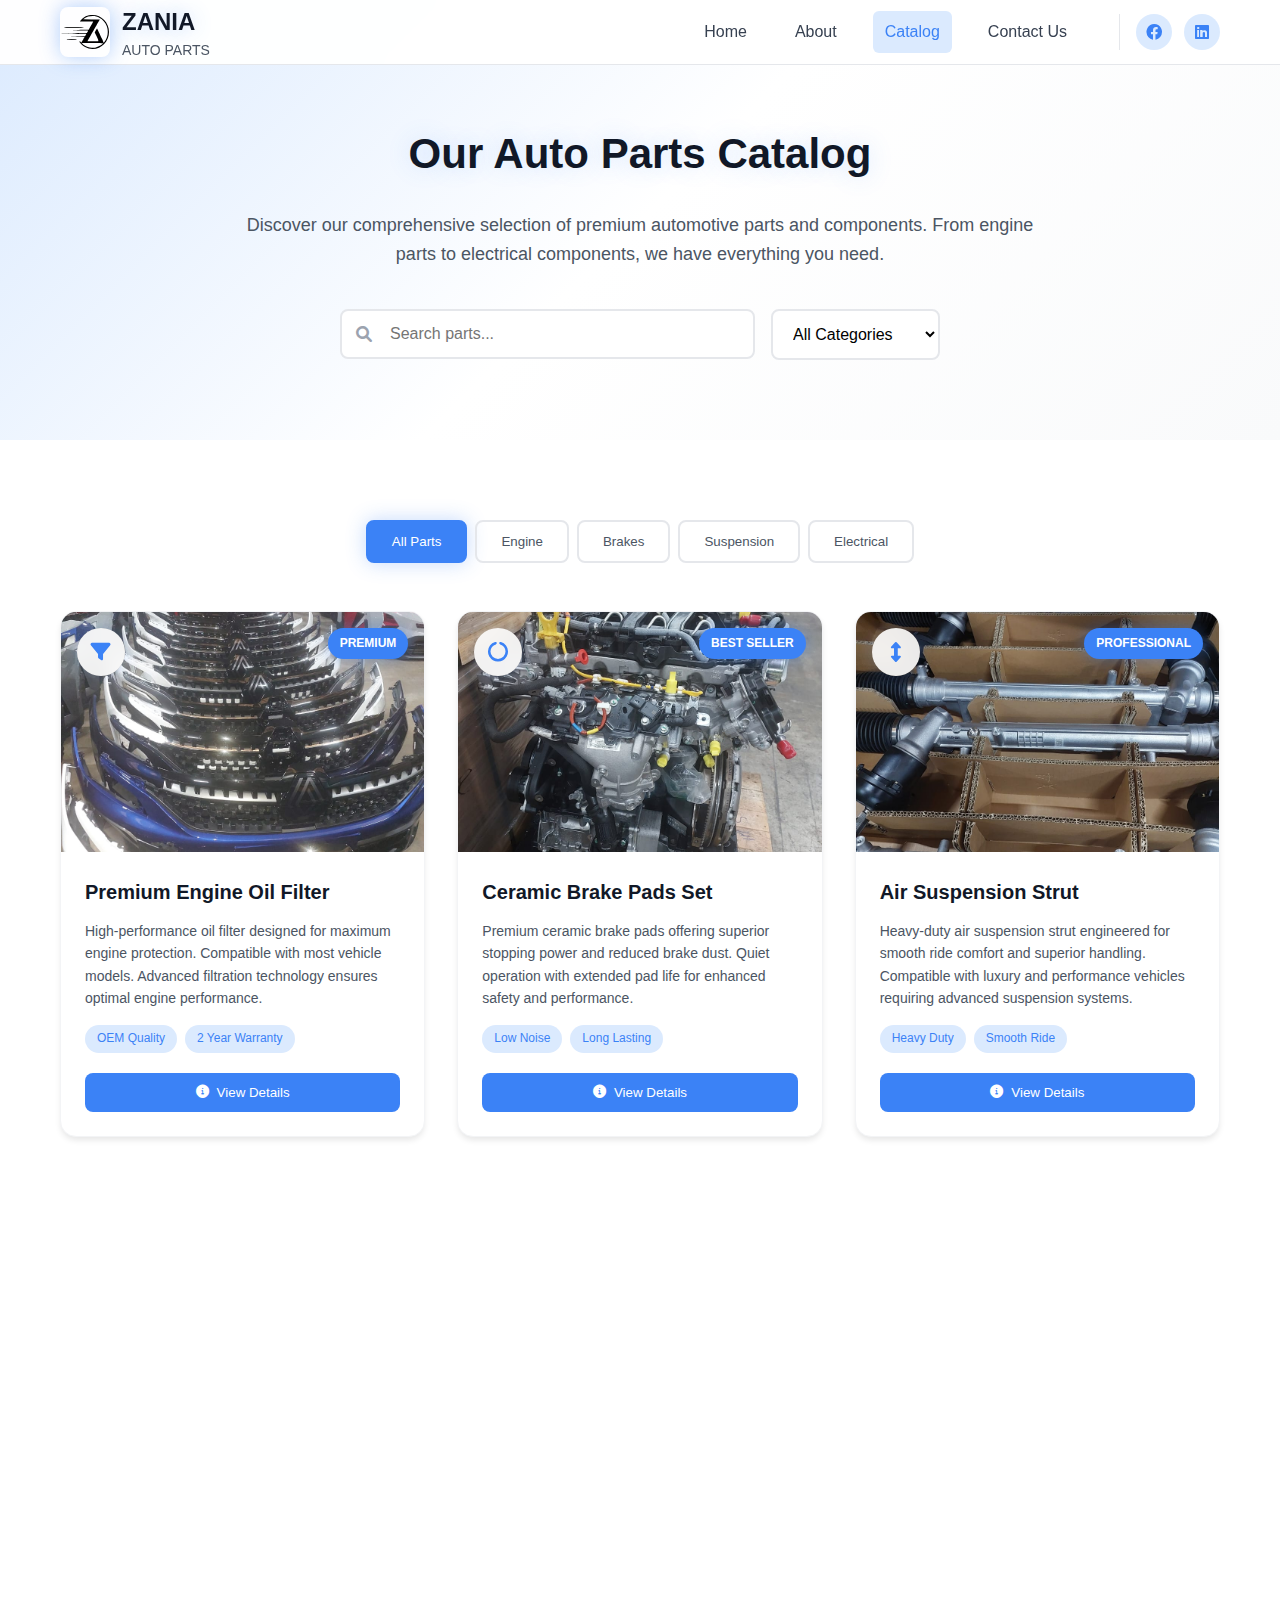
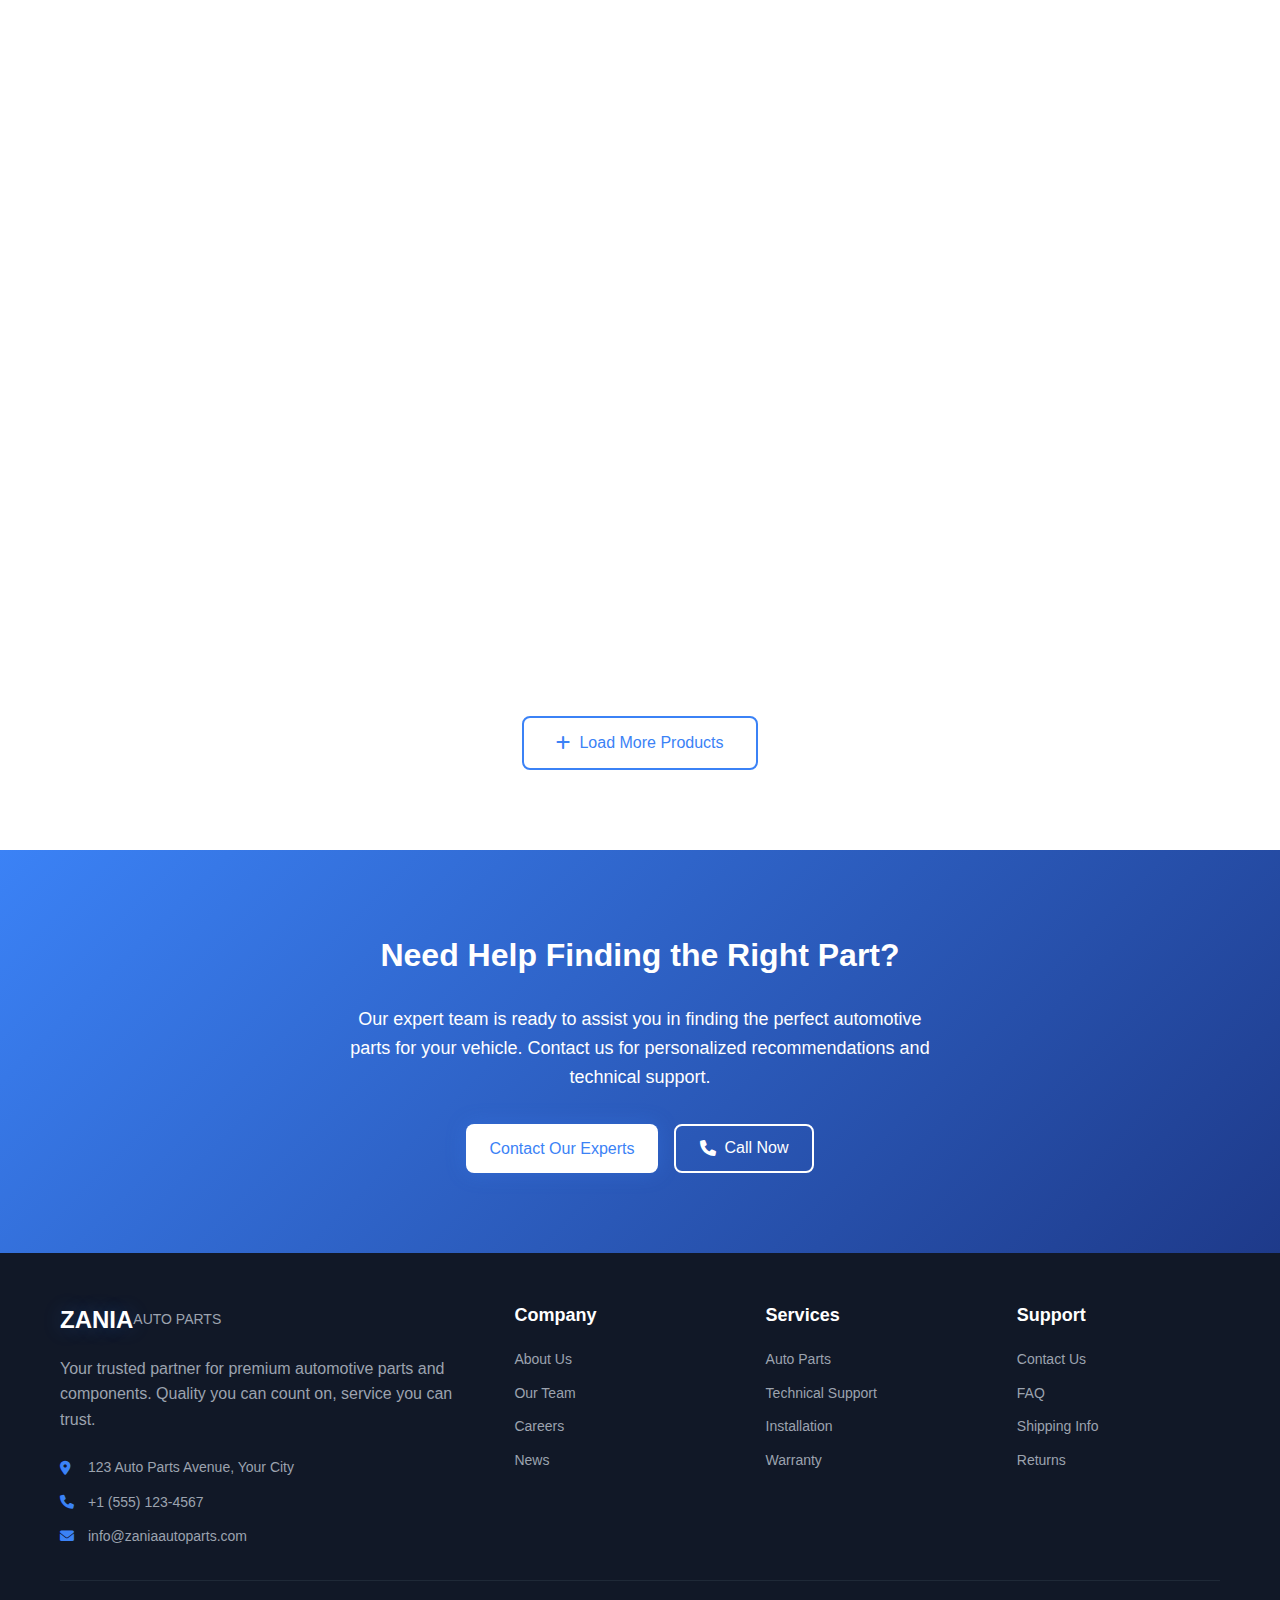
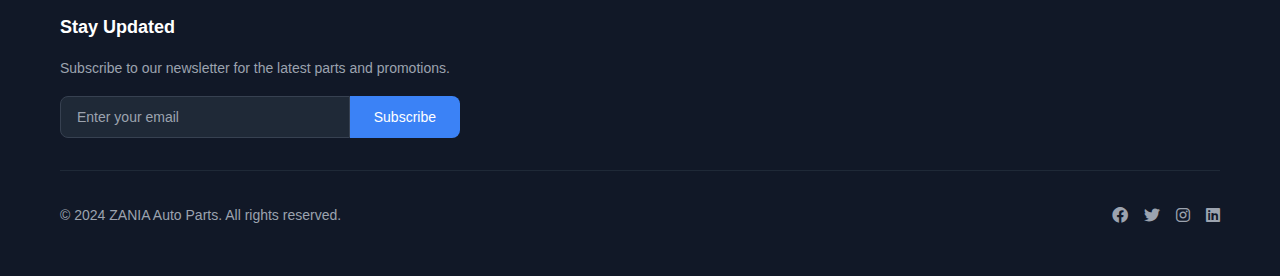
<file: catalog.html>
<!DOCTYPE html>
<html lang="en">
<head>
    <meta charset="UTF-8">
    <meta name="viewport" content="width=device-width, initial-scale=1.0">
    <title>Catalog - ZANIA Auto Parts</title>
    <link rel="stylesheet" href="styles.css">
    <link href="https://cdnjs.cloudflare.com/ajax/libs/font-awesome/6.0.0/css/all.min.css" rel="stylesheet">
</head>
<body>
    <!-- Navigation -->
    <nav class="navbar" id="navbar">
        <div class="nav-container">
            <div class="nav-brand">
                <a href="index.html" style="text-decoration: none; color: inherit; display: flex; align-items: center; gap: 12px;">
                    <!-- REPLACE THIS WITH YOUR ACTUAL LOGO -->
                    <div class="brand-logo">
                        <img src="assets/only draw.svg" alt="Company Logo" >
                    </div>
                    <div class="brand-text">
                        <span class="brand-name">ZANIA</span>
                        <span class="brand-subtitle">AUTO PARTS</span>
                    </div>
                </a>
            </div>

            <!-- Desktop Navigation -->
            <div class="nav-menu" id="navMenu">
                <a href="index.html#home" class="nav-link" data-section="home">Home</a>
                <a href="index.html#about" class="nav-link" data-section="about">About</a>
                <a href="catalog.html" class="nav-link active" data-section="catalog">Catalog</a>
                <a href="index.html#contact" class="nav-link" data-section="contact">Contact Us</a>
                
                <!-- Social Icons -->
                <div class="social-nav-icons">
                    <a href="https://facebook.com/zaniaautoparts" target="_blank" class="social-nav-link">
                        <i class="fab fa-facebook"></i>
                    </a>
                    <a href="https://www.linkedin.com/in/rabah-azzoug-a7461a201/?originalSubdomain=es" target="_blank" class="social-nav-link">
                        <i class="fab fa-linkedin"></i>
                    </a>
                </div>
            </div>

            <!-- Mobile menu button -->
            <div class="mobile-menu-btn" id="mobileMenuBtn">
                <i class="fas fa-bars"></i>
            </div>
        </div>

        <!-- Mobile Navigation -->
        <div class="mobile-menu" id="mobileMenu">
            <a href="index.html#home" class="mobile-nav-link" data-section="home">Home</a>
            <a href="index.html#about" class="mobile-nav-link" data-section="about">About</a>
            <a href="catalog.html" class="mobile-nav-link active" data-section="catalog">Catalog</a>
            <a href="index.html#contact" class="mobile-nav-link" data-section="contact">Contact Us</a>
            
            <!-- Mobile Social Icons -->
            <div class="mobile-social-icons">
                <a href="https://facebook.com/zaniaautoparts" target="_blank" class="mobile-social-link">
                    <i class="fab fa-facebook"></i>
                    <span>Facebook</span>
                </a>
                <a href="https://www.linkedin.com/in/rabah-azzoug-a7461a201/?originalSubdomain=es" target="_blank" class="mobile-social-link">
                    <i class="fab fa-linkedin"></i>
                    <span>LinkedIn</span>
                </a>
            </div>
        </div>
    </nav>

    <!-- Catalog Hero Section -->
    <section class="catalog-hero">
        <div class="container">
            <div class="catalog-hero-content">
                <h1 class="catalog-hero-title">Our Auto Parts Catalog</h1>
                <p class="catalog-hero-description">
                    Discover our comprehensive selection of premium automotive parts and components. 
                    From engine parts to electrical components, we have everything you need.
                </p>
                
                <!-- Search and Filter Bar -->
                <div class="catalog-search-bar">
                    <div class="search-input-container">
                        <i class="fas fa-search search-icon"></i>
                        <input type="text" id="catalogSearch" placeholder="Search parts..." class="search-input">
                    </div>
                    <select id="categoryFilter" class="category-filter">
                        <option value="">All Categories</option>
                        <option value="engine">Engine Parts</option>
                        <option value="brakes">Brake System</option>
                        <option value="suspension">Suspension</option>
                        <option value="electrical">Electrical</option>
                        <option value="filters">Filters</option>
                        <option value="cooling">Cooling System</option>
                        <option value="transmission">Transmission</option>
                        <option value="exterior">Exterior Parts</option>
                    </select>
                </div>
            </div>
        </div>
    </section>

    <!-- Catalog Grid Section -->
    <section class="catalog-section">
        <div class="container">
            <!-- Category Tabs -->
            <div class="category-tabs">
                <button class="category-tab active" data-category="all">All Parts</button>
                <button class="category-tab" data-category="engine">Engine</button>
                <button class="category-tab" data-category="brakes">Brakes</button>
                <button class="category-tab" data-category="suspension">Suspension</button>
                <button class="category-tab" data-category="electrical">Electrical</button>
            </div>

            <!-- Products Grid -->
            <div class="products-grid" id="productsGrid">
                <!-- Product 1: Engine Oil Filter -->
                <div class="product-card" data-category="engine">
                    <div class="product-image-container">
                        <!-- REPLACE THIS PLACEHOLDER WITH YOUR ACTUAL PRODUCT IMAGE -->
                        <img src="assets/catalog/one.jpg" alt="Premium Engine Oil Filter" class="product-image">
                        <!-- ADD PRODUCT ICON HERE - Example: <i class="fas fa-filter product-icon"></i> -->
                        <div class="product-icon-container">
                            <i class="fas fa-filter product-icon"></i>
                        </div>
                        <div class="product-badge">Premium</div>
                    </div>
                    <div class="product-info">
                        <h3 class="product-title">Premium Engine Oil Filter</h3>
                        <p class="product-description">High-performance oil filter designed for maximum engine protection. Compatible with most vehicle models. Advanced filtration technology ensures optimal engine performance.</p>
                        <div class="product-features">
                            <span class="feature-tag">OEM Quality</span>
                            <span class="feature-tag">2 Year Warranty</span>
                        </div>
                        <button class="product-btn">
                            <i class="fas fa-info-circle"></i>
                            View Details
                        </button>
                    </div>
                </div>

                <!-- Product 2: Brake Pads Set -->
                <div class="product-card" data-category="brakes">
                    <div class="product-image-container">
                        <!-- REPLACE THIS PLACEHOLDER WITH YOUR ACTUAL PRODUCT IMAGE -->
                        <img src="assets/catalog/tow.jpg" alt="Ceramic Brake Pads Set" class="product-image">
                        <!-- ADD PRODUCT ICON HERE - Example: <i class="fas fa-circle-notch product-icon"></i> -->
                        <div class="product-icon-container">
                            <i class="fas fa-circle-notch product-icon"></i>
                        </div>
                        <div class="product-badge">Best Seller</div>
                    </div>
                    <div class="product-info">
                        <h3 class="product-title">Ceramic Brake Pads Set</h3>
                        <p class="product-description">Premium ceramic brake pads offering superior stopping power and reduced brake dust. Quiet operation with extended pad life for enhanced safety and performance.</p>
                        <div class="product-features">
                            <span class="feature-tag">Low Noise</span>
                            <span class="feature-tag">Long Lasting</span>
                        </div>
                        <button class="product-btn">
                            <i class="fas fa-info-circle"></i>
                            View Details
                        </button>
                    </div>
                </div>

                <!-- Product 3: Air Suspension Strut -->
                <div class="product-card" data-category="suspension">
                    <div class="product-image-container">
                        <!-- REPLACE THIS PLACEHOLDER WITH YOUR ACTUAL PRODUCT IMAGE -->
                        <img src="assets/catalog/three.jpg" alt="Air Suspension Strut" class="product-image">
                        <!-- ADD PRODUCT ICON HERE - Example: <i class="fas fa-arrows-alt-v product-icon"></i> -->
                        <div class="product-icon-container">
                            <i class="fas fa-arrows-alt-v product-icon"></i>
                        </div>
                        <div class="product-badge">Professional</div>
                    </div>
                    <div class="product-info">
                        <h3 class="product-title">Air Suspension Strut</h3>
                        <p class="product-description">Heavy-duty air suspension strut engineered for smooth ride comfort and superior handling. Compatible with luxury and performance vehicles requiring advanced suspension systems.</p>
                        <div class="product-features">
                            <span class="feature-tag">Heavy Duty</span>
                            <span class="feature-tag">Smooth Ride</span>
                        </div>
                        <button class="product-btn">
                            <i class="fas fa-info-circle"></i>
                            View Details
                        </button>
                    </div>
                </div>

                <!-- Product 4: LED Headlight Bulbs -->
                <div class="product-card" data-category="electrical">
                    <div class="product-image-container">
                        <!-- REPLACE THIS PLACEHOLDER WITH YOUR ACTUAL PRODUCT IMAGE -->
                        <img src="assets/catalog/four.jpg" alt="LED Headlight Bulbs" class="product-image">
                        <!-- ADD PRODUCT ICON HERE - Example: <i class="fas fa-lightbulb product-icon"></i> -->
                        <div class="product-icon-container">
                            <i class="fas fa-lightbulb product-icon"></i>
                        </div>
                        <div class="product-badge">Energy Efficient</div>
                    </div>
                    <div class="product-info">
                        <h3 class="product-title">LED Headlight Bulbs</h3>
                        <p class="product-description">Ultra-bright LED headlight bulbs with 50,000+ hour lifespan. Superior illumination with low power consumption. Easy plug-and-play installation for most vehicles.</p>
                        <div class="product-features">
                            <span class="feature-tag">50K+ Hours</span>
                            <span class="feature-tag">Plug & Play</span>
                        </div>
                        <button class="product-btn">
                            <i class="fas fa-info-circle"></i>
                            View Details
                        </button>
                    </div>
                </div>

                <!-- Product 5: Turbocharger Assembly -->
                <div class="product-card" data-category="engine">
                    <div class="product-image-container">
                        <!-- REPLACE THIS PLACEHOLDER WITH YOUR ACTUAL PRODUCT IMAGE -->
                        <img src="assets/catalog/five.jpg" alt="Turbocharger Assembly" class="product-image">
                        <!-- ADD PRODUCT ICON HERE - Example: <i class="fas fa-cog product-icon"></i> -->
                        <div class="product-icon-container">
                            <i class="fas fa-cog product-icon"></i>
                        </div>
                        <div class="product-badge">High Performance</div>
                    </div>
                    <div class="product-info">
                        <h3 class="product-title">Turbocharger Assembly</h3>
                        <p class="product-description">Complete turbocharger assembly for enhanced engine performance and fuel efficiency. Precision-engineered with balanced rotating assembly for reliable boost delivery.</p>
                        <div class="product-features">
                            <span class="feature-tag">Complete Kit</span>
                            <span class="feature-tag">Balanced</span>
                        </div>
                        <button class="product-btn">
                            <i class="fas fa-info-circle"></i>
                            View Details
                        </button>
                    </div>
                </div>

                <!-- Product 6: Brake Disc Rotors -->
                <div class="product-card" data-category="brakes">
                    <div class="product-image-container">
                        <!-- REPLACE THIS PLACEHOLDER WITH YOUR ACTUAL PRODUCT IMAGE -->
                        <img src="assets/catalog/six.jpg" alt="Ventilated Brake Disc Rotors" class="product-image">
                        <!-- ADD PRODUCT ICON HERE - Example: <i class="fas fa-compact-disc product-icon"></i> -->
                        <div class="product-icon-container">
                            <i class="fas fa-compact-disc product-icon"></i>
                        </div>
                        <div class="product-badge">Ventilated</div>
                    </div>
                    <div class="product-info">
                        <h3 class="product-title">Ventilated Brake Disc Rotors</h3>
                        <p class="product-description">High-quality ventilated brake rotors for superior heat dissipation and consistent braking performance. Precision-machined for perfect fit and optimal brake pad contact.</p>
                        <div class="product-features">
                            <span class="feature-tag">Heat Resistant</span>
                            <span class="feature-tag">Precision Made</span>
                        </div>
                        <button class="product-btn">
                            <i class="fas fa-info-circle"></i>
                            View Details
                        </button>
                    </div>
                </div>

                <!-- Product 7: Shock Absorbers -->
                <div class="product-card" data-category="suspension">
                    <div class="product-image-container">
                        <!-- REPLACE THIS PLACEHOLDER WITH YOUR ACTUAL PRODUCT IMAGE -->
                        <img src="assets/catalog/seven.jpg" alt="Gas Shock Absorbers" class="product-image">
                        <!-- ADD PRODUCT ICON HERE - Example: <i class="fas fa-compress-alt product-icon"></i> -->
                        <div class="product-icon-container">
                            <i class="fas fa-compress-alt product-icon"></i>
                        </div>
                        <div class="product-badge">Gas Filled</div>
                    </div>
                    <div class="product-info">
                        <h3 class="product-title">Gas Shock Absorbers</h3>
                        <p class="product-description">Premium gas-filled shock absorbers providing excellent ride control and stability. Advanced monotube design ensures consistent damping performance in all conditions.</p>
                        <div class="product-features">
                            <span class="feature-tag">Monotube</span>
                            <span class="feature-tag">All Weather</span>
                        </div>
                        <button class="product-btn">
                            <i class="fas fa-info-circle"></i>
                            View Details
                        </button>
                    </div>
                </div>

                <!-- Product 8: Alternator -->
                <div class="product-card" data-category="electrical">
                    <div class="product-image-container">
                        <!-- REPLACE THIS PLACEHOLDER WITH YOUR ACTUAL PRODUCT IMAGE -->
                        <img src="assets/catalog/eight.jpg" alt="High Output Alternator" class="product-image">
                        <!-- ADD PRODUCT ICON HERE - Example: <i class="fas fa-bolt product-icon"></i> -->
                        <div class="product-icon-container">
                            <i class="fas fa-bolt product-icon"></i>
                        </div>
                        <div class="product-badge">High Output</div>
                    </div>
                    <div class="product-info">
                        <h3 class="product-title">High Output Alternator</h3>
                        <p class="product-description">Powerful alternator with enhanced charging capacity for modern vehicles with high electrical demands. Reliable power generation with improved efficiency and durability.</p>
                        <div class="product-features">
                            <span class="feature-tag">160A Output</span>
                            <span class="feature-tag">Efficient</span>
                        </div>
                        <button class="product-btn">
                            <i class="fas fa-info-circle"></i>
                            View Details
                        </button>
                    </div>
                </div>
            </div>

            <!-- Load More Button -->
            <div class="load-more-container">
                <button class="btn btn-secondary load-more-btn">
                    <i class="fas fa-plus"></i>
                    Load More Products
                </button>
            </div>
        </div>
    </section>

    <!-- Call to Action Section -->
    <section class="catalog-cta">
        <div class="container">
            <div class="cta-content">
                <h2 class="cta-title">Need Help Finding the Right Part?</h2>
                <p class="cta-description">
                    Our expert team is ready to assist you in finding the perfect automotive parts for your vehicle. 
                    Contact us for personalized recommendations and technical support.
                </p>
                <div class="cta-buttons">
                    <a href="index.html#contact" class="btn btn-primary">Contact Our Experts</a>
                    <button class="btn btn-secondary" onclick="window.open('tel:+15551234567')">
                        <i class="fas fa-phone"></i>
                        Call Now
                    </button>
                </div>
            </div>
        </div>
    </section>

    <!-- Footer -->
    <footer class="footer">
        <div class="container">
            <!-- Main Footer Content -->
            <div class="footer-content">
                <!-- Company Info -->
                <div class="footer-section">
                    <div class="footer-brand">
                        <span class="brand-name">ZANIA</span>
                        <span class="brand-subtitle">AUTO PARTS</span>
                    </div>
                    <p class="footer-description">
                        Your trusted partner for premium automotive parts and components. 
                        Quality you can count on, service you can trust.
                    </p>
                    
                    <!-- Contact Info -->
                    <div class="footer-contact">
                        <div class="footer-contact-item">
                            <i class="fas fa-map-marker-alt"></i>
                            <span>123 Auto Parts Avenue, Your City</span>
                        </div>
                        <div class="footer-contact-item">
                            <i class="fas fa-phone"></i>
                            <span>+1 (555) 123-4567</span>
                        </div>
                        <div class="footer-contact-item">
                            <i class="fas fa-envelope"></i>
                            <span>info@zaniaautoparts.com</span>
                        </div>
                    </div>
                </div>

                <!-- Company Links -->
                <div class="footer-section">
                    <h3 class="footer-title">Company</h3>
                    <ul class="footer-links">
                        <li><a href="index.html#about">About Us</a></li>
                        <li><a href="#">Our Team</a></li>
                        <li><a href="#">Careers</a></li>
                        <li><a href="#">News</a></li>
                    </ul>
                </div>

                <!-- Services Links -->
                <div class="footer-section">
                    <h3 class="footer-title">Services</h3>
                    <ul class="footer-links">
                        <li><a href="catalog.html">Auto Parts</a></li>
                        <li><a href="#">Technical Support</a></li>
                        <li><a href="#">Installation</a></li>
                        <li><a href="#">Warranty</a></li>
                    </ul>
                </div>

                <!-- Support Links -->
                <div class="footer-section">
                    <h3 class="footer-title">Support</h3>
                    <ul class="footer-links">
                        <li><a href="index.html#contact">Contact Us</a></li>
                        <li><a href="#">FAQ</a></li>
                        <li><a href="#">Shipping Info</a></li>
                        <li><a href="#">Returns</a></li>
                    </ul>
                </div>
            </div>

            <!-- Newsletter Signup -->
            <div class="newsletter">
                <div class="newsletter-content">
                    <h3 class="newsletter-title">Stay Updated</h3>
                    <p class="newsletter-description">
                        Subscribe to our newsletter for the latest parts and promotions.
                    </p>
                    <div class="newsletter-form">
                        <input type="email" placeholder="Enter your email" class="newsletter-input">
                        <button type="button" class="newsletter-btn">Subscribe</button>
                    </div>
                </div>
            </div>

            <!-- Bottom Footer -->
            <div class="footer-bottom">
                <div class="footer-bottom-content">
                    <div class="copyright">
                        © 2024 ZANIA Auto Parts. All rights reserved.
                    </div>
                    
                    <!-- Social Links -->
                    <div class="social-links">
                        <a href="#" aria-label="Facebook"><i class="fab fa-facebook"></i></a>
                        <a href="#" aria-label="Twitter"><i class="fab fa-twitter"></i></a>
                        <a href="#" aria-label="Instagram"><i class="fab fa-instagram"></i></a>
                        <a href="#" aria-label="LinkedIn"><i class="fab fa-linkedin"></i></a>
                    </div>
                </div>
            </div>
        </div>
    </footer>

    <script src="script.js"></script>
</body>
</html>
</file>
<file: styles.css>
/* Reset and Base Styles */
* {
    margin: 0;
    padding: 0;
    box-sizing: border-box;
}

body {
    font-family: -apple-system, BlinkMacSystemFont, 'Segoe UI', Roboto, sans-serif;
    line-height: 1.6;
    color: #333;
    background-color: #ffffff;
}

html {
    scroll-behavior: smooth;
}

/* Container */
.container {
    max-width: 1200px;
    margin: 0 auto;
    padding: 0 20px;
}

/* Colors - Dark Blue & White Theme */
:root {
    --primary-dark-blue: #1e3a8a;
    --primary-blue: #3b82f6;
    --light-blue: #60a5fa;
    --very-light-blue: #dbeafe;
    --white: #ffffff;
    --gray-50: #f9fafb;
    --gray-100: #f3f4f6;
    --gray-200: #e5e7eb;
    --gray-300: #d1d5db;
    --gray-400: #9ca3af;
    --gray-500: #6b7280;
    --gray-600: #4b5563;
    --gray-700: #374151;
    --gray-800: #1f2937;
    --gray-900: #111827;
}

/* Navigation */
.navbar {
    position: fixed;
    top: 0;
    left: 0;
    right: 0;
    background: rgba(255, 255, 255, 0.95);
    backdrop-filter: blur(10px);
    border-bottom: 1px solid var(--gray-200);
    z-index: 1000;
    transition: all 0.3s ease;
}

.nav-container {
    display: flex;
    justify-content: space-between;
    align-items: center;
    height: 64px;
    max-width: 1200px;
    margin: 0 auto;
    padding: 0 20px;
}

.nav-brand {
    display: flex;
    align-items: center;
    gap: 12px;
}

.brand-text {
    display: flex;
    flex-direction: column;
    align-items: flex-start;
}

.brand-name {
    font-size: 24px;
    font-weight: bold;
    color: var(--gray-900);
    text-shadow: 0 0 20px rgba(59, 130, 246, 0.3);
}

.brand-subtitle {
    font-size: 14px;
    color: var(--gray-600);
    margin-top: -2px;
}

.brand-logo {
    width: 50px;
    height: 50px;
    background: linear-gradient(135deg, var(--primary-white), var(--primary-white));
    border-radius: 8px;
    display: flex;
    align-items: center;
    justify-content: center;
    box-shadow: 0 0 20px rgba(59, 130, 246, 0.4);
    transition: all 0.3s ease;
}

.brand-logo:hover {
    box-shadow: 0 0 30px rgba(59, 130, 246, 0.6);
    transform: scale(1.05);
}

.logo-icon {
    color: var(--white);
    font-size: 18px;
}

.nav-menu {
    display: flex;
    align-items: center;
    gap: 24px;
}

.social-nav-icons {
    display: flex;
    align-items: center;
    gap: 12px;
    margin-left: 16px;
    padding-left: 16px;
    border-left: 1px solid var(--gray-200);
}

.social-nav-link {
    width: 36px;
    height: 36px;
    background-color: var(--very-light-blue);
    border-radius: 50%;
    display: flex;
    align-items: center;
    justify-content: center;
    color: var(--primary-blue);
    text-decoration: none;
    transition: all 0.3s ease;
}

.social-nav-link:hover {
    background-color: var(--primary-blue);
    color: var(--white);
    transform: translateY(-2px);
    box-shadow: 0 0 15px rgba(59, 130, 246, 0.5);
}

/* Mobile Social Icons */
.mobile-social-icons {
    margin-top: 24px;
    padding-top: 24px;
    border-top: 1px solid var(--gray-200);
    display: flex;
    flex-direction: column;
    gap: 12px;
}

.mobile-social-link {
    display: flex;
    align-items: center;
    gap: 12px;
    padding: 12px 16px;
    color: var(--gray-700);
    text-decoration: none;
    border-radius: 8px;
    transition: all 0.3s ease;
}

.mobile-social-link:hover {
    background-color: var(--very-light-blue);
    color: var(--primary-blue);
    box-shadow: 0 0 10px rgba(59, 130, 246, 0.3);
}

.mobile-social-link i {
    font-size: 18px;
    width: 20px;
}

.mobile-social-link span {
    font-weight: 500;
}

.nav-link {
    text-decoration: none;
    color: var(--gray-700);
    font-weight: 500;
    padding: 8px 12px;
    border-radius: 6px;
    transition: all 0.3s ease;
}

.nav-link:hover,
.nav-link.active {
    color: var(--primary-blue);
    background-color: var(--very-light-blue);
}

.mobile-menu-btn {
    display: none;
    cursor: pointer;
    padding: 8px;
    color: var(--gray-700);
}

.mobile-menu {
    display: none;
    background: var(--white);
    border-top: 1px solid var(--gray-200);
    padding: 20px;
}

.mobile-nav-link {
    display: block;
    text-decoration: none;
    color: var(--gray-700);
    font-weight: 500;
    padding: 12px 0;
    border-bottom: 1px solid var(--gray-100);
    transition: color 0.3s ease;
}

.mobile-nav-link:hover,
.mobile-nav-link.active {
    color: var(--primary-blue);
}

/* Buttons */
.btn {
    display: inline-flex;
    align-items: center;
    gap: 8px;
    padding: 12px 24px;
    border-radius: 8px;
    font-weight: 500;
    text-decoration: none;
    border: none;
    cursor: pointer;
    transition: all 0.3s ease;
    font-size: 16px;
}

.btn-primary {
    background-color: var(--primary-blue);
    color: var(--white);
    box-shadow: 0 0 20px rgba(59, 130, 246, 0.3);
    position: relative;
    overflow: hidden;
}

.btn-primary:hover {
    background-color: var(--primary-dark-blue);
    transform: translateY(-2px);
    box-shadow: 0 0 30px rgba(59, 130, 246, 0.5);
}

.btn-primary::before {
    content: '';
    position: absolute;
    top: 0;
    left: -100%;
    width: 100%;
    height: 100%;
    background: linear-gradient(90deg, transparent, rgba(255, 255, 255, 0.2), transparent);
    transition: left 0.5s;
}

.btn-primary:hover::before {
    left: 100%;
}

.btn-secondary {
    background-color: transparent;
    color: var(--primary-blue);
    border: 2px solid var(--primary-blue);
}

.btn-secondary:hover {
    background-color: var(--primary-blue);
    color: var(--white);
    box-shadow: 0 0 20px rgba(59, 130, 246, 0.4);
}

.btn-full {
    width: 100%;
    justify-content: center;
}

/* Hero Section */
.hero {
    min-height: 100vh;
    display: flex;
    align-items: center;
    background: linear-gradient(135deg, #8393a7 0%, #f5eaea 50%, #475461 100%);
    padding: 100px 0 80px;
}

.hero-content {
    display: grid;
    grid-template-columns: 1fr 1fr;
    gap: 60px;
    align-items: center;
}

.hero-text {
    space-y: 32px;
}

.hero-title {
    font-size: 48px;
    font-weight: bold;
    color: var(--gray-900);
    line-height: 1.1;
    margin-bottom: 24px;
    text-shadow: 0 0 30px rgba(59, 130, 246, 0.2);
}

.hero-description {
    font-size: 20px;
    color: var(--gray-600);
    line-height: 1.6;
    margin-bottom: 32px;
}

.hero-buttons {
    display: flex;
    gap: 16px;
    margin-bottom: 48px;
}

.hero-features {
    display: grid;
    grid-template-columns: repeat(auto-fit, minmax(160px, 1fr));
    gap: 24px;
}

.feature {
    display: flex;
    align-items: center;
    gap: 12px;
}

.feature-icon {
    width: 40px;
    height: 40px;
    background-color: var(--very-light-blue);
    border-radius: 8px;
    display: flex;
    align-items: center;
    justify-content: center;
    color: var(--primary-blue);
    box-shadow: 0 0 15px rgba(59, 130, 246, 0.2);
    transition: all 0.3s ease;
}

.feature:hover .feature-icon {
    box-shadow: 0 0 25px rgba(59, 130, 246, 0.4);
    transform: scale(1.1);
}

.feature-text h3 {
    font-weight: 600;
    color: var(--gray-900);
    margin-bottom: 4px;
}

.feature-text p {
    font-size: 14px;
    color: var(--gray-600);
}

.hero-image {
    position: relative;
}

.image-container {
    background: linear-gradient(135deg, var(--very-light-blue), var(--light-blue));
    border-radius: 24px;
    padding: 48px;
}

/* Hero Slider Styles */
.hero-slider {
    position: relative;
    width: 100%;
    height: 400px;
    overflow: hidden;
    border-radius: 16px;
}

.slider-track {
    display: flex;
    width: 400%;
    height: 100%;
    transition: transform 0.8s cubic-bezier(0.25, 1, 0.5, 1);
}

.slide {
    width: 25%;
    height: 100%;
    position: relative;
}

.hero-img {
    width: 100%;
    height: 100%;
    object-fit: cover;
    border-radius: 16px;
    box-shadow: 0 25px 50px -12px rgba(0, 0, 0, 0.25);
}

.slider-controls {
    position: absolute;
    top: 50%;
    transform: translateY(-50%);
    width: 100%;
    display: flex;
    justify-content: space-between;
    padding: 0 20px;
    pointer-events: none;
}

.slider-btn {
    width: 50px;
    height: 50px;
    background: rgba(255, 255, 255, 0.9);
    border: none;
    border-radius: 50%;
    color: var(--primary-blue);
    font-size: 18px;
    cursor: pointer;
    transition: all 0.3s ease;
    backdrop-filter: blur(10px);
    pointer-events: auto;
    display: flex;
    align-items: center;
    justify-content: center;
}

.slider-btn:hover {
    background: var(--primary-blue);
    color: var(--white);
    transform: scale(1.1);
}

.slider-dots {
    position: absolute;
    bottom: 20px;
    left: 50%;
    transform: translateX(-50%);
    display: flex;
    gap: 12px;
}

.dot {
    width: 12px;
    height: 12px;
    border-radius: 50%;
    background: rgba(255, 255, 255, 0.5);
    cursor: pointer;
    transition: all 0.3s ease;
}

.dot.active {
    background: var(--white);
    transform: scale(1.2);
}

.dot:hover {
    background: rgba(255, 255, 255, 0.8);
}

.floating-card {
    position: absolute;
    background: var(--white);
    border-radius: 8px;
    padding: 16px;
    box-shadow: 0 10px 25px -5px rgba(0, 0, 0, 0.1), 0 0 20px rgba(59, 130, 246, 0.1);
    animation: float 3s ease-in-out infinite;
}

@keyframes float {
    0%, 100% {
        transform: translateY(0px);
    }
    50% {
        transform: translateY(-10px);
    }
}

.card-1 {
    top: -16px;
    left: -16px;
    animation-delay: 0s;
}

.card-2 {
    bottom: -16px;
    right: -16px;
    animation-delay: 1.5s;
}

.card-number {
    font-size: 24px;
    font-weight: bold;
    color: var(--primary-blue);
    text-shadow: 0 0 10px rgba(59, 130, 246, 0.3);
}

.card-text {
    font-size: 14px;
    color: var(--gray-600);
}

/* Section Styles */
.section-header {
    text-align: center;
    max-width: 800px;
    margin: 0 auto 64px;
}

.section-title {
    font-size: 36px;
    font-weight: bold;
    color: var(--gray-900);
    margin-bottom: 24px;
    text-shadow: 0 0 20px rgba(59, 130, 246, 0.15);
}

.section-description {
    font-size: 20px;
    color: var(--gray-600);
    line-height: 1.6;
}

/* About Section */
.about {
    padding: 80px 0;
    background-color: rgba(255, 255, 255, 0.4);
}

.stats-grid {
    display: grid;
    grid-template-columns: repeat(auto-fit, minmax(200px, 1fr));
    gap: 32px;
    margin-bottom: 80px;
}

.stat-item {
    text-align: center;
}

.stat-number {
    font-size: 36px;
    font-weight: bold;
    color: var(--primary-blue);
    margin-bottom: 8px;
    text-shadow: 0 0 15px rgba(59, 130, 246, 0.4);
}

.stat-label {
    color: var(--gray-600);
}

.features-grid {
    display: grid;
    grid-template-columns: repeat(auto-fit, minmax(250px, 1fr));
    gap: 32px;
    margin-bottom: 64px;
}

.feature-card {
    text-align: center;
    padding: 32px 24px;
    border-radius: 12px;
    transition: all 0.3s ease;
}

.feature-card:hover {
    background-color: var(--very-light-blue);
    box-shadow: 0 0 30px rgba(59, 130, 246, 0.2);
    transform: translateY(-5px);
}

.feature-card-icon {
    width: 64px;
    height: 64px;
    background-color: var(--very-light-blue);
    border-radius: 50%;
    display: flex;
    align-items: center;
    justify-content: center;
    margin: 0 auto 24px;
    color: var(--primary-blue);
    font-size: 24px;
    transition: all 0.3s ease;
    box-shadow: 0 0 20px rgba(59, 130, 246, 0.2);
}

.feature-card:hover .feature-card-icon {
    background-color: var(--light-blue);
    box-shadow: 0 0 30px rgba(59, 130, 246, 0.4);
    transform: scale(1.1);
}

.feature-card-title {
    font-size: 20px;
    font-weight: 600;
    color: var(--gray-900);
    margin-bottom: 16px;
}

.feature-card-description {
    color: var(--gray-600);
    line-height: 1.6;
}

.mission-statement {
    background: linear-gradient(135deg, var(--primary-blue), var(--primary-dark-blue));
    border-radius: 16px;
    padding: 48px;
    text-align: center;
    color: var(--white);
}

.mission-title {
    font-size: 28px;
    font-weight: bold;
    margin-bottom: 24px;
}

.mission-text {
    font-size: 20px;
    line-height: 1.6;
    max-width: 900px;
    margin: 0 auto;
}

/* Contact Section */
.contact {
    padding: 80px 0;
    background-color: var(--gray-50);
}

.contact-grid {
    display: grid;
    grid-template-columns: 1fr 1fr;
    gap: 48px;
}

.contact-info-title {
    font-size: 24px;
    font-weight: bold;
    color: var(--gray-900);
    margin-bottom: 32px;
}

.contact-cards {
    display: grid;
    grid-template-columns: repeat(auto-fit, minmax(250px, 1fr));
    gap: 24px;
    margin-bottom: 32px;
}

.contact-card {
    background: var(--white);
    padding: 24px;
    border-radius: 12px;
    box-shadow: 0 4px 6px -1px rgba(0, 0, 0, 0.1);
    transition: box-shadow 0.3s ease;
}

.contact-card:hover {
    box-shadow: 0 10px 15px -3px rgba(0, 0, 0, 0.1), 0 0 25px rgba(59, 130, 246, 0.2);
    transform: translateY(-3px);
}

.contact-card-header {
    display: flex;
    align-items: center;
    margin-bottom: 16px;
}

.contact-card-icon {
    width: 48px;
    height: 48px;
    background-color: var(--very-light-blue);
    border-radius: 8px;
    display: flex;
    align-items: center;
    justify-content: center;
    color: var(--primary-blue);
    margin-right: 12px;
    box-shadow: 0 0 15px rgba(59, 130, 246, 0.2);
    transition: all 0.3s ease;
}

.contact-card:hover .contact-card-icon {
    box-shadow: 0 0 20px rgba(59, 130, 246, 0.3);
    transform: scale(1.05);
}

.contact-card-title {
    font-size: 18px;
    font-weight: 600;
    color: var(--gray-900);
}

.contact-card-details p {
    color: var(--gray-600);
    margin-bottom: 4px;
}

.map-container {
    
    padding: 24px;
    border-radius: 12px;
    
}

.map-title {
    font-size: 18px;
    font-weight: 600;
    color: var(--gray-900);
    margin-bottom: 130px;
}

.map-placeholder {
    border-radius: 8px;
    height: 250px;
    display: flex;
    align-items: center;
    justify-content: center;
}

.map-content {
    text-align: center;
    display: flex;
    color: var(--gray-500);
}

.map-content i {
    font-size: 48px;
    margin-bottom: 8px;
}

.map-address {
    font-size: 14px;
}

/* Contact Form */
.contact-form-container {
    background: var(--white);
    padding: 32px;
    border-radius: 12px;
    box-shadow: 0 4px 6px -1px rgba(0, 0, 0, 0.1);
}

.form-title {
    font-size: 24px;
    font-weight: bold;
    color: var(--gray-900);
    margin-bottom: 24px;
}

.contact-form {
    display: flex;
    flex-direction: column;
    gap: 24px;
}

.form-row {
    display: grid;
    grid-template-columns: 1fr 1fr;
    gap: 16px;
}

.form-group {
    display: flex;
    flex-direction: column;
}

.form-group label {
    color: var(--gray-700);
    margin-bottom: 8px;
    font-weight: 500;
}

.form-group input,
.form-group select,
.form-group textarea {
    padding: 12px 16px;
    border: 1px solid var(--gray-300);
    border-radius: 8px;
    font-size: 16px;
    transition: all 0.3s ease;
}

.form-group input:focus,
.form-group select:focus,
.form-group textarea:focus {
    outline: none;
    border-color: var(--primary-blue);
    box-shadow: 0 0 0 3px rgba(59, 130, 246, 0.1);
}

.form-group textarea {
    resize: vertical;
    min-height: 120px;
}

/* Footer */
.footer {
    background-color: var(--gray-900);
    color: var(--white);
    padding: 48px 0;
}

.footer-content {
    display: grid;
    grid-template-columns: 2fr 1fr 1fr 1fr;
    gap: 48px;
    margin-bottom: 32px;
}

.footer-brand {
    display: flex;
    align-items: center;
    margin-bottom: 16px;
}

.footer-brand .brand-name {
    color: var(--white);
}

.footer-brand .brand-subtitle {
    color: var(--gray-400);
}

.footer-description {
    color: var(--gray-400);
    line-height: 1.6;
    margin-bottom: 24px;
}

.footer-contact {
    display: flex;
    flex-direction: column;
    gap: 12px;
}

.footer-contact-item {
    display: flex;
    align-items: center;
    gap: 12px;
    color: var(--gray-400);
    font-size: 14px;
}

.footer-contact-item i {
    width: 16px;
    color: var(--primary-blue);
}

.footer-title {
    font-size: 18px;
    font-weight: 600;
    margin-bottom: 16px;
}

.footer-links {
    list-style: none;
    display: flex;
    flex-direction: column;
    gap: 8px;
}

.footer-links a {
    color: var(--gray-400);
    text-decoration: none;
    font-size: 14px;
    transition: color 0.3s ease;
}

.footer-links a:hover {
    color: var(--white);
}

.newsletter {
    border-top: 1px solid var(--gray-800);
    padding-top: 32px;
    margin-bottom: 32px;
}

.newsletter-content {
    max-width: 400px;
}

.newsletter-title {
    font-size: 18px;
    font-weight: 600;
    margin-bottom: 16px;
}

.newsletter-description {
    color: var(--gray-400);
    font-size: 14px;
    margin-bottom: 16px;
}

.newsletter-form {
    display: flex;
}

.newsletter-input {
    flex: 1;
    padding: 12px 16px;
    background-color: var(--gray-800);
    border: 1px solid var(--gray-700);
    border-radius: 8px 0 0 8px;
    color: var(--white);
    font-size: 14px;
}

.newsletter-input::placeholder {
    color: var(--gray-400);
}

.newsletter-btn {
    padding: 12px 24px;
    background-color: var(--primary-blue);
    color: var(--white);
    border: none;
    border-radius: 0 8px 8px 0;
    cursor: pointer;
    font-size: 14px;
    transition: background-color 0.3s ease;
}

.newsletter-btn:hover {
    background-color: var(--primary-dark-blue);
}

.footer-bottom {
    border-top: 1px solid var(--gray-800);
    padding-top: 32px;
}

.footer-bottom-content {
    display: flex;
    justify-content: space-between;
    align-items: center;
}

.copyright {
    color: var(--gray-400);
    font-size: 14px;
}

.social-links {
    display: flex;
    gap: 16px;
}

.social-links a {
    color: var(--gray-400);
    transition: color 0.3s ease;
}

.social-links a:hover {
    color: var(--white);
}

/* Catalog Styles */
.catalog-hero {
    padding: 120px 0 80px;
    background: linear-gradient(135deg, var(--very-light-blue) 0%, var(--white) 50%, var(--gray-50) 100%);
}

.catalog-hero-content {
    text-align: center;
    max-width: 800px;
    margin: 0 auto;
}

.catalog-hero-title {
    font-size: 42px;
    font-weight: bold;
    color: var(--gray-900);
    margin-bottom: 24px;
    text-shadow: 0 0 25px rgba(59, 130, 246, 0.2);
}

.catalog-hero-description {
    font-size: 18px;
    color: var(--gray-600);
    line-height: 1.6;
    margin-bottom: 40px;
}

.catalog-search-bar {
    display: flex;
    gap: 16px;
    max-width: 600px;
    margin: 0 auto;
}

.search-input-container {
    position: relative;
    flex: 1;
}

.search-icon {
    position: absolute;
    left: 16px;
    top: 50%;
    transform: translateY(-50%);
    color: var(--gray-400);
}

.search-input {
    width: 100%;
    padding: 14px 16px 14px 48px;
    border: 2px solid var(--gray-200);
    border-radius: 8px;
    font-size: 16px;
    transition: all 0.3s ease;
}

.search-input:focus {
    outline: none;
    border-color: var(--primary-blue);
    box-shadow: 0 0 0 3px rgba(59, 130, 246, 0.1), 0 0 20px rgba(59, 130, 246, 0.2);
}

.category-filter {
    padding: 14px 16px;
    border: 2px solid var(--gray-200);
    border-radius: 8px;
    font-size: 16px;
    background-color: var(--white);
    cursor: pointer;
    transition: border-color 0.3s ease;
    min-width: 160px;
}

.category-filter:focus {
    outline: none;
    border-color: var(--primary-blue);
}

.catalog-section {
    padding: 80px 0;
    background-color: var(--white);
}

.category-tabs {
    display: flex;
    justify-content: center;
    gap: 8px;
    margin-bottom: 48px;
    flex-wrap: wrap;
}

.category-tab {
    padding: 12px 24px;
    background-color: transparent;
    border: 2px solid var(--gray-200);
    border-radius: 8px;
    color: var(--gray-600);
    font-weight: 500;
    cursor: pointer;
    transition: all 0.3s ease;
}

.category-tab:hover,
.category-tab.active {
    background-color: var(--primary-blue);
    border-color: var(--primary-blue);
    color: var(--white);
    box-shadow: 0 0 20px rgba(59, 130, 246, 0.3);
}

.products-grid {
    display: grid;
    grid-template-columns: repeat(auto-fit, minmax(300px, 1fr));
    gap: 32px;
    margin-bottom: 64px;
}

.product-card {
    background: var(--white);
    border-radius: 16px;
    box-shadow: 0 4px 6px -1px rgba(0, 0, 0, 0.1);
    overflow: hidden;
    transition: all 0.3s ease;
    border: 1px solid var(--gray-100);
}

.product-card:hover {
    transform: translateY(-8px);
    box-shadow: 0 20px 25px -5px rgba(0, 0, 0, 0.1), 0 0 30px rgba(59, 130, 246, 0.2);
}

.product-image-container {
    position: relative;
    overflow: hidden;
    height: 240px;
}

.product-image {
    width: 100%;
    height: 100%;
    object-fit: cover;
    transition: transform 0.3s ease;
}

.product-card:hover .product-image {
    transform: scale(1.05);
}

.product-icon-container {
    position: absolute;
    top: 16px;
    left: 16px;
    width: 48px;
    height: 48px;
    background: rgba(255, 255, 255, 0.9);
    border-radius: 50%;
    display: flex;
    align-items: center;
    justify-content: center;
    backdrop-filter: blur(10px);
    box-shadow: 0 0 15px rgba(59, 130, 246, 0.2);
    transition: all 0.3s ease;
}

.product-card:hover .product-icon-container {
    box-shadow: 0 0 20px rgba(59, 130, 246, 0.3);
    transform: scale(1.1);
}

.product-icon {
    font-size: 20px;
    color: var(--primary-blue);
}

.product-badge {
    position: absolute;
    top: 16px;
    right: 16px;
    background: var(--primary-blue);
    color: var(--white);
    padding: 6px 12px;
    border-radius: 20px;
    font-size: 12px;
    font-weight: 600;
    text-transform: uppercase;
    box-shadow: 0 0 15px rgba(59, 130, 246, 0.4);
}

.product-info {
    padding: 24px;
}

.product-title {
    font-size: 20px;
    font-weight: 600;
    color: var(--gray-900);
    margin-bottom: 12px;
}

.product-description {
    color: var(--gray-600);
    line-height: 1.6;
    margin-bottom: 16px;
    font-size: 14px;
}

.product-features {
    display: flex;
    gap: 8px;
    margin-bottom: 20px;
    flex-wrap: wrap;
}

.feature-tag {
    background-color: var(--very-light-blue);
    color: var(--primary-blue);
    padding: 4px 12px;
    border-radius: 16px;
    font-size: 12px;
    font-weight: 500;
}

.product-btn {
    width: 100%;
    background-color: var(--primary-blue);
    color: var(--white);
    border: none;
    padding: 12px 16px;
    border-radius: 8px;
    font-weight: 500;
    cursor: pointer;
    transition: all 0.3s ease;
    display: flex;
    align-items: center;
    justify-content: center;
    gap: 8px;
}

.product-btn:hover {
    background-color: var(--primary-dark-blue);
    transform: translateY(-2px);
    box-shadow: 0 0 20px rgba(59, 130, 246, 0.4);
}

.load-more-container {
    text-align: center;
}

.load-more-btn {
    padding: 16px 32px;
    font-size: 16px;
}

.catalog-cta {
    padding: 80px 0;
    background: linear-gradient(135deg, var(--primary-blue), var(--primary-dark-blue));
}

.cta-content {
    text-align: center;
    color: var(--white);
}

.cta-title {
    font-size: 32px;
    font-weight: bold;
    margin-bottom: 24px;
}

.cta-description {
    font-size: 18px;
    line-height: 1.6;
    margin-bottom: 32px;
    max-width: 600px;
    margin-left: auto;
    margin-right: auto;
}

.cta-buttons {
    display: flex;
    gap: 16px;
    justify-content: center;
    flex-wrap: wrap;
}

.cta-buttons .btn-primary {
    background-color: var(--white);
    color: var(--primary-blue);
}

.cta-buttons .btn-primary:hover {
    background-color: var(--gray-100);
}

.cta-buttons .btn-secondary {
    background-color: transparent;
    color: var(--white);
    border: 2px solid var(--white);
}

.cta-buttons .btn-secondary:hover {
    background-color: var(--white);
    color: var(--primary-blue);
}

/* Product filtering and search */
.product-card.hidden {
    display: none;
}

/* Responsive Design */
@media (max-width: 1024px) {
    .nav-container {
        padding: 0 16px;
    }
    
    .social-nav-icons {
        display: none;
    }
    
    .hero-content {
        gap: 40px;
    }
    
    .hero-title {
        font-size: 40px;
    }
}

@media (max-width: 768px) {
    .nav-menu {
        display: none;
    }

    .mobile-menu-btn {
        display: block;
    }
    
    .nav-brand {
        gap: 8px;
    }
    
    .brand-name {
        font-size: 20px;
    }
    
    .brand-subtitle {
        font-size: 12px;
    }
    
    .brand-logo {
        width: 45px;
        height: 45px;
    }

    .hero-content {
        grid-template-columns: 1fr;
        gap: 32px;
        text-align: center;
    }

    .hero-title {
        font-size: 32px;
        line-height: 1.2;
    }
    
    .hero-description {
        font-size: 18px;
    }

    .hero-buttons {
        flex-direction: column;
        align-items: center;
        gap: 12px;
    }
    
    .btn {
        width: 100%;
        max-width: 280px;
    }

    .hero-features {
        grid-template-columns: 1fr;
        gap: 16px;
    }
    
    .hero-slider {
        height: 280px;
    }
    
    .slider-btn {
        width: 40px;
        height: 40px;
        font-size: 14px;
    }
    
    .slider-controls {
        padding: 0 12px;
    }

    .contact-grid {
        grid-template-columns: 1fr;
    }

    .form-row {
        grid-template-columns: 1fr;
    }

    .footer-content {
        grid-template-columns: 1fr;
        gap: 32px;
        text-align: center;
    }

    .footer-bottom-content {
        flex-direction: column;
        gap: 16px;
    }

    .contact-cards {
        grid-template-columns: 1fr;
    }

    /* Catalog responsive */
    .catalog-hero-title {
        font-size: 32px;
    }

    .catalog-search-bar {
        flex-direction: column;
    }

    .category-tabs {
        justify-content: center;
        overflow-x: auto;
        padding: 0 20px;
    }

    .products-grid {
        grid-template-columns: 1fr;
        gap: 24px;
    }

    .cta-title {
        font-size: 24px;
    }

    .cta-buttons {
        flex-direction: column;
        align-items: center;
    }
}

@media (max-width: 480px) {
    .container {
        padding: 0 12px;
    }
    
    .nav-container {
        padding: 0 12px;
    }

    .hero {
        padding: 80px 0 40px;
    }
    
    .hero-content {
        gap: 24px;
    }
    
    .hero-title {
        font-size: 28px;
    }
    
    .hero-description {
        font-size: 16px;
    }
    
    .hero-slider {
        height: 220px;
    }
    
    .floating-card {
        padding: 12px;
        font-size: 12px;
    }
    
    .card-1 {
        top: -8px;
        left: -8px;
    }
    
    .card-2 {
        bottom: -8px;
        right: -8px;
    }
    
    .card-number {
        font-size: 20px;
    }

    .section-title {
        font-size: 24px;
    }
    
    .section-description {
        font-size: 16px;
    }

    .mission-statement {
        padding: 24px 20px;
    }
    
    .mission-title {
        font-size: 22px;
    }
    
    .mission-text {
        font-size: 16px;
    }

    .contact-form-container {
        padding: 20px;
    }
    
    .stats-grid {
        grid-template-columns: repeat(2, 1fr);
        gap: 20px;
    }
    
    .features-grid {
        grid-template-columns: 1fr;
        gap: 20px;
    }
    
    .feature-card {
        padding: 20px;
    }
}
</file>
